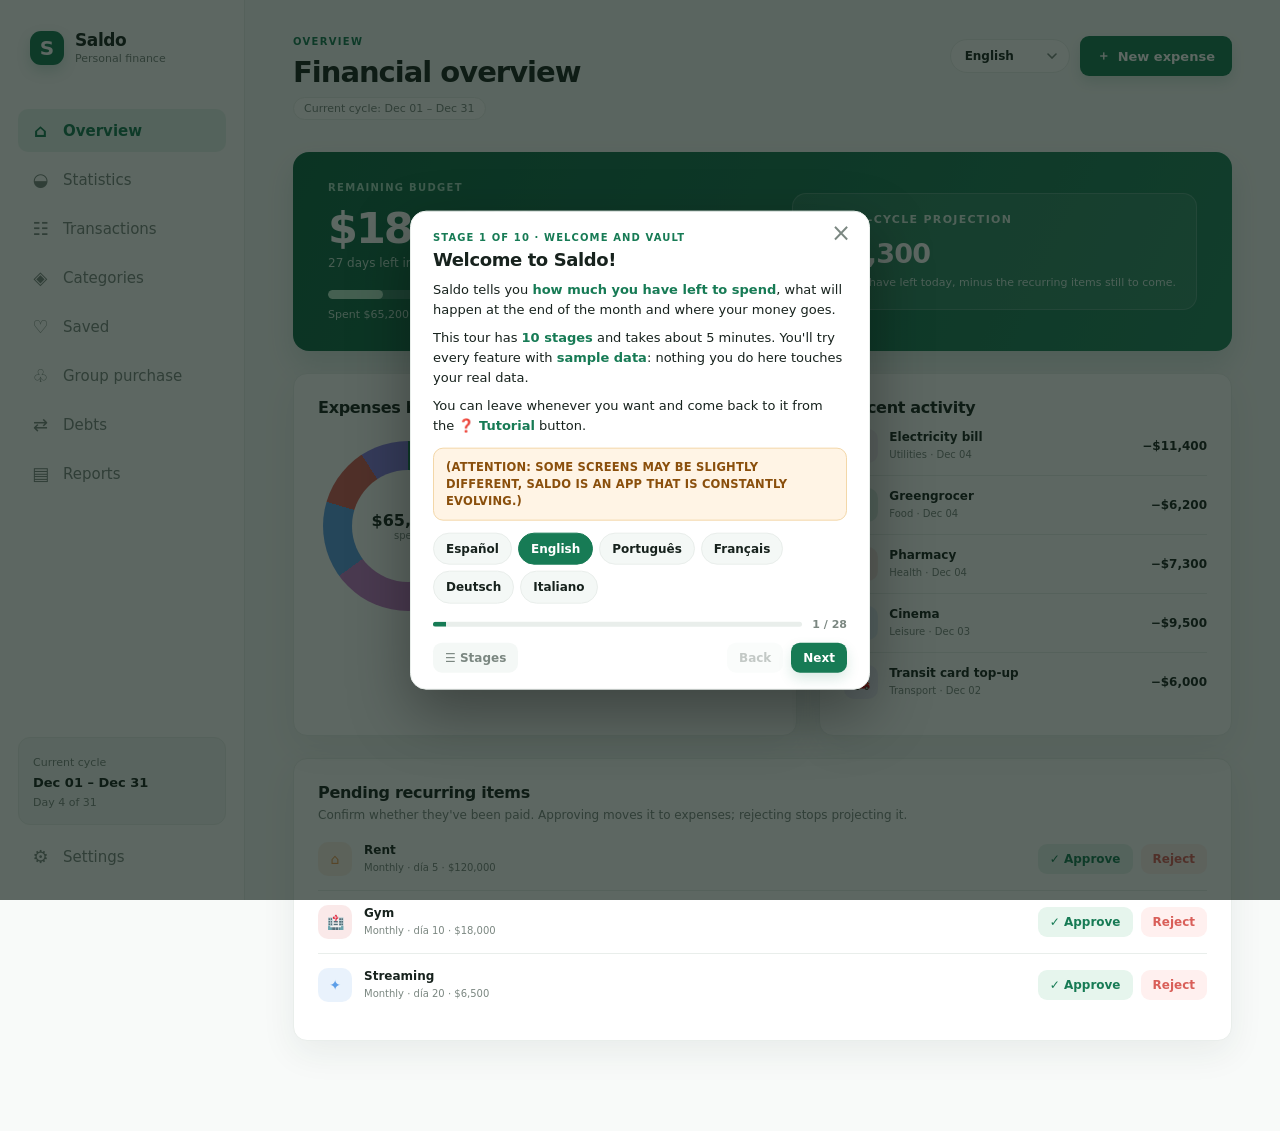
<file: tutorial.html>
<!DOCTYPE html>
<html lang="es">
<head>
<meta charset="UTF-8" />
<meta name="viewport" content="width=device-width, initial-scale=1, viewport-fit=cover" />
<title>Saldo · Tutorial</title>
<style>
:root{--ink:#17221d;--muted:#7b8781;--line:#e9eeeb;--paper:#f8faf9;--card:#fff;--soft:#f4f8f6;--green:#177b55;--green-dark:#0e5d40;--green-light:#e6f5ed;--orange:#ed9c54;--purple:#8b7ee7;--blue:#5c9ee8;--red:#d95f59;--shadow:0 12px 35px rgba(35,57,46,.07);font-family:Inter,ui-sans-serif,system-ui,-apple-system,"Segoe UI",sans-serif;color:var(--ink);font-size:15px}
body.dark{--ink:#e8efe9;--muted:#8d9b93;--line:#25322b;--paper:#0f1613;--card:#16201b;--soft:#1b2722;--green-light:#173a2b;--shadow:0 12px 35px rgba(0,0,0,.3)}
*{box-sizing:border-box}[hidden]{display:none!important}
body{margin:0;background:var(--paper);color:var(--ink)}
button,input,select{font:inherit;color:inherit}button{cursor:pointer}
.app{display:flex;min-height:100dvh}
.sidebar{position:sticky;top:0;width:245px;height:100vh;overflow-y:auto;background:var(--card);border-right:1px solid var(--line);padding:30px 18px 22px;display:flex;flex-direction:column;flex-shrink:0}
.brand{display:flex;gap:11px;align-items:center;padding:0 12px;margin-bottom:44px}
.brand-mark{width:34px;height:34px;border-radius:11px;background:var(--green);color:#fff;display:grid;place-items:center;font-weight:800;font-size:20px;box-shadow:0 6px 14px rgba(23,123,85,.2)}
.brand strong{display:block;font-size:17px;letter-spacing:-.4px}.brand span{display:block;color:var(--muted);font-size:11px;margin-top:2px}
.nav{display:grid;gap:6px}
.nav-item{border:0;background:transparent;text-align:left;color:var(--muted);border-radius:10px;padding:11px 13px;display:flex;gap:13px;align-items:center;font-weight:500;transition:.2s}
.nav-item:hover{color:var(--green);background:var(--soft)}.nav-item.active{color:var(--green);background:var(--green-light);font-weight:700}
.nav-icon{width:19px;text-align:center;font-size:18px}
.side-bottom{margin-top:auto;display:grid;gap:10px}
.cycle-card{padding:14px;background:var(--soft);border-radius:12px;border:1px solid var(--line)}.cycle-card strong{display:block;margin:5px 0 2px;font-size:13px}.cycle-card span{font-size:11px;color:var(--muted)}
.main{flex:1;min-width:0;padding:36px 48px 90px;max-width:1360px;margin:0 auto;width:100%}
.topbar{display:flex;align-items:flex-start;justify-content:space-between;margin-bottom:32px;gap:14px}
.eyebrow{text-transform:uppercase;letter-spacing:1.3px;color:var(--green);font-size:10px;font-weight:800;margin:0}
.topbar h1{font-size:29px;letter-spacing:-1px;margin:8px 0 0}
.cycle-pill{display:inline-block;margin-top:8px;font-size:11px;color:var(--muted);background:var(--card);border:1px solid var(--line);border-radius:999px;padding:4px 10px}
.btn{border:0;border-radius:9px;padding:11px 17px;font-weight:700;font-size:13px;display:inline-flex;gap:8px;align-items:center;justify-content:center;transition:.2s}
.btn.primary{background:var(--green);color:#fff;box-shadow:0 6px 13px rgba(23,123,85,.16)}.btn.primary:hover{background:var(--green-dark)}
.btn.secondary{background:var(--green-light);color:var(--green)}.btn.ghost{background:var(--soft);color:var(--muted)}.btn:disabled{opacity:.45;cursor:not-allowed}
.muted{color:var(--muted);font-size:12px;margin:6px 0}
.view{display:none}.view.on{display:block;animation:fade .25s ease}@keyframes fade{from{opacity:0;transform:translateY(6px)}to{opacity:1;transform:none}}
.panel{background:var(--card);border:1px solid var(--line);border-radius:14px;padding:24px;box-shadow:var(--shadow)}
.panel h2{font-size:16px;margin:0;letter-spacing:-.3px}.ph{display:flex;justify-content:space-between;align-items:flex-start;gap:12px;flex-wrap:wrap}
.hero{background:linear-gradient(115deg,#0f6847,#21845f);border-radius:16px;color:#fff;padding:30px 35px;display:flex;align-items:center;justify-content:space-between;gap:28px;min-height:179px;box-shadow:0 14px 28px rgba(16,99,69,.14)}
.hero .eyebrow{color:#a8dbc1}.remaining{font-weight:800;font-size:43px;letter-spacing:-2px;margin:10px 0 3px}.hero .sub{color:#c2e2d2;font-size:12px;margin:0}
.hero-progress{margin-top:20px;max-width:380px}.track{height:9px;border-radius:9px;background:rgba(255,255,255,.2);overflow:hidden}.track span{display:block;height:100%;border-radius:9px;background:#b9ebce;transition:width .5s}
.plabels{display:flex;justify-content:space-between;color:#c2e2d2;font-size:11px;margin-top:9px}
.projection{min-width:215px;background:rgba(255,255,255,.09);border:1px solid rgba(255,255,255,.18);border-radius:14px;padding:18px 20px}
.projection .eyebrow{color:#dbeee4}.projection strong{display:block;font-size:27px;letter-spacing:-.8px;margin:10px 0 6px}.projection p{margin:0;font-size:11px;color:#cfeadf;line-height:1.45}
.grid2{display:grid;grid-template-columns:1.1fr .9fr;gap:22px;margin-top:22px}
.chart{display:flex;align-items:center;gap:34px;margin:24px 5px 6px}
.donut{height:170px;width:170px;border-radius:50%;background:var(--line);position:relative;flex-shrink:0}
.hole{position:absolute;inset:29px;background:var(--card);border-radius:50%;display:flex;flex-direction:column;align-items:center;justify-content:center}.hole strong{font-size:16px}.hole span{font-size:10px;color:var(--muted)}
.legend{display:grid;gap:11px;min-width:0;flex:1}.legend-row{display:flex;align-items:center;gap:8px;font-size:12px}.legend-row span:last-child{color:var(--muted);margin-left:auto;padding-left:12px}.dot{width:8px;height:8px;border-radius:50%;flex-shrink:0}
.row{display:flex;align-items:center;gap:11px;padding:12px 0;border-bottom:1px solid var(--line)}.row:last-child{border-bottom:0}
.avatar{width:34px;height:34px;border-radius:10px;display:grid;place-items:center;font-size:14px;flex-shrink:0}
.info{flex:1;min-width:0}.info strong{font-size:12px;display:block;overflow:hidden;text-overflow:ellipsis;white-space:nowrap}.info span{font-size:10px;color:var(--muted)}
.val{font-size:12px;font-weight:700;white-space:nowrap}.pos{color:var(--green)}.neg{color:var(--red)}
.empty{color:var(--muted);text-align:center;padding:22px 12px;font-size:12px}
.rec-row{display:flex;align-items:center;gap:12px;padding:14px 0;border-bottom:1px solid var(--line);flex-wrap:wrap}.rec-row:last-child{border-bottom:0}.rec-actions{display:flex;gap:8px}
.btn.sm{padding:8px 12px;font-size:12px}.btn.danger{background:#fff0ef;color:var(--red)}body.dark .btn.danger{background:#3a1f1d}
.intro{display:flex;justify-content:space-between;align-items:flex-end;margin-bottom:24px;gap:14px;flex-wrap:wrap}.intro h2{font-size:27px;letter-spacing:-1px;margin:8px 0 0}
.inp{border:1px solid var(--line);background:var(--card);border-radius:8px;padding:10px 12px;outline:0;font-size:13px;min-width:0}.inp:focus{border-color:#8fc8a9;box-shadow:0 0 0 3px rgba(143,200,169,.25)}
.toolbar{display:flex;justify-content:space-between;gap:12px;padding:16px 20px;border-bottom:1px solid var(--line);flex-wrap:wrap}
.tw{overflow-x:auto}table{border-collapse:collapse;width:100%;text-align:left}
th{color:var(--muted);text-transform:uppercase;letter-spacing:.8px;font-size:9px;font-weight:800;padding:14px 20px;border-bottom:1px solid var(--line)}
td{padding:14px 20px;border-bottom:1px solid var(--line);font-size:12px}.ar{text-align:right}
.tag{display:inline-flex;min-width:68px;justify-content:center;padding:4px 8px;border-radius:6px;font-size:10px;font-weight:800;text-transform:uppercase;letter-spacing:.3px;background:var(--green-light);color:var(--green)}.tag.rec{background:#fff0e3;color:#c46e1d}body.dark .tag.rec{background:#3c301d;color:#e8a860}
.x{border:0;background:transparent;color:var(--muted);font-size:18px}.x:hover{color:var(--red)}
.cat-grid{display:grid;grid-template-columns:repeat(3,1fr);gap:16px}
.cat-card{background:var(--card);border:1px solid var(--line);border-radius:13px;padding:20px;text-align:left;transition:.2s}.cat-card:hover{transform:translateY(-2px);box-shadow:var(--shadow)}
.cat-card .ci{width:39px;height:39px;border-radius:11px;display:grid;place-items:center;font-size:18px;margin-bottom:16px}.cat-card strong{display:block;font-size:14px}.cat-card span{display:block;color:var(--muted);font-size:11px;margin-top:5px}
.stats-grid{display:grid;grid-template-columns:1.25fr .75fr;gap:22px}
.bars{display:grid;gap:16px;margin-top:22px}.bl{display:flex;justify-content:space-between;font-size:12px;margin-bottom:7px;gap:10px}.bt{height:8px;border-radius:8px;background:var(--line)}.bf{height:100%;border-radius:8px;transition:width .5s}
.insight{border-bottom:1px solid var(--line);padding:0 0 13px;margin-bottom:13px}.insight:last-child{border:0;margin:0;padding:0}.insight strong{display:block;font-size:13px}.insight span{font-size:11px;color:var(--muted)}
.stat-row{display:grid;grid-template-columns:repeat(3,1fr);gap:14px;margin-bottom:20px}
.mini{background:var(--card);border:1px solid var(--line);border-radius:13px;padding:17px}.mini span{display:block;font-size:10px;color:var(--muted);text-transform:uppercase;letter-spacing:.5px}.mini strong{display:block;font-size:20px;letter-spacing:-.6px;margin-top:6px}
.goal-bar{height:9px;border-radius:9px;background:var(--line);overflow:hidden;margin:14px 0 10px}.goal-bar span{display:block;height:100%;background:var(--green);border-radius:9px}
.col-grid{display:grid;grid-template-columns:1fr 1fr;gap:22px;align-items:start}
.chips{display:flex;gap:8px;flex-wrap:wrap;margin:16px 0}.chip{background:var(--green-light);color:var(--green);font-weight:700;font-size:12px;padding:6px 12px;border-radius:999px}
.inline-form{display:grid;grid-template-columns:1.4fr 1fr 1fr auto;gap:8px;margin-top:16px}
.group{border:1px solid var(--line);border-radius:11px;padding:12px 14px;margin-top:10px;background:var(--soft)}.group h3{margin:0 0 8px;font-size:12px}
.tr{display:flex;justify-content:space-between;font-size:12px;padding:5px 0}
.debt-layout{display:grid;grid-template-columns:250px 1fr;gap:22px;align-items:start}
.dstat{border-radius:13px;padding:18px 20px;margin-bottom:14px}.dstat span{display:block;font-size:11px;font-weight:800;letter-spacing:.5px;text-transform:uppercase;margin-bottom:8px}.dstat strong{font-size:26px;letter-spacing:-.8px}
.dstat.g{background:rgba(23,123,85,.09);border:1px solid rgba(23,123,85,.22);color:var(--green)}.dstat.r{background:rgba(217,95,89,.09);border:1px solid rgba(217,95,89,.25);color:var(--red)}
.dperson{border:1px solid var(--line);border-radius:14px;padding:16px 18px;margin-top:12px}.dhead{display:flex;justify-content:space-between;align-items:center;gap:12px;padding-bottom:12px;border-bottom:1px solid var(--line)}
.dmove{display:flex;align-items:center;gap:10px;background:var(--soft);border-radius:9px;padding:9px 12px;margin-top:8px}
.report-grid{display:grid;grid-template-columns:repeat(3,1fr);gap:16px}.rcard{display:flex;flex-direction:column;align-items:flex-start;gap:6px}
.ricon{width:43px;height:43px;border-radius:12px;background:var(--green-light);color:var(--green);display:grid;place-items:center;font-size:21px;margin-bottom:10px}.rcard p{flex:1;line-height:1.5}
.settings{max-width:740px;display:grid;gap:18px}.opt-cards{display:grid;gap:12px}
.opt{display:flex;gap:14px;align-items:flex-start;text-align:left;border:2px solid var(--line);background:var(--card);border-radius:13px;padding:16px 18px;transition:.2s}.opt.sel{border-color:var(--green);background:var(--green-light)}
.opt i{width:20px;height:20px;border-radius:50%;border:2px solid var(--muted);flex-shrink:0;margin-top:2px;position:relative}.opt.sel i{border-color:var(--green)}.opt.sel i:after{content:"";position:absolute;inset:3px;border-radius:50%;background:var(--green)}
.opt strong{display:block;font-size:14px}.opt span{font-size:12px;color:var(--muted);line-height:1.45;display:block;margin-top:4px}
.form-grid{display:grid;grid-template-columns:1fr 1fr;gap:16px}.lbl{display:grid;gap:8px;font-size:12px;font-weight:700}.hint{font-size:10px;font-weight:400;color:var(--muted)}
.switch-row{display:flex;justify-content:space-between;align-items:center;gap:12px}
.switch{width:44px;height:25px;border-radius:999px;background:var(--line);border:0;position:relative;transition:.2s;flex-shrink:0}.switch:after{content:"";position:absolute;top:3px;left:3px;width:19px;height:19px;border-radius:50%;background:#fff;transition:.2s}.switch.on{background:var(--green)}.switch.on:after{left:22px}
.note-box{background:var(--soft);border:1px dashed var(--line);border-radius:10px;padding:12px 14px;font-size:12px;color:var(--muted);line-height:1.5}
.backdrop{position:fixed;inset:0;background:rgba(16,34,25,.4);backdrop-filter:blur(3px);display:grid;place-items:center;z-index:1000;padding:16px;overflow-y:auto}
.modal{background:var(--card);border-radius:16px;padding:28px;width:min(440px,100%);box-shadow:0 25px 70px rgba(19,46,32,.25);position:relative;max-height:92vh;overflow-y:auto}
.modal h2{margin:8px 0 0;font-size:22px;letter-spacing:-.7px}.modal form,.modal .stackf{display:grid;gap:16px;margin-top:20px}
.mclose{position:absolute;right:16px;top:12px;border:0;background:transparent;color:var(--muted);font-size:25px}
.mactions{display:flex;justify-content:flex-end;gap:9px;border-top:1px solid var(--line);padding-top:16px}
.check{display:flex;align-items:center;gap:10px;font-weight:500;font-size:13px}.check input{width:17px;height:17px;accent-color:var(--green)}
.more-btn{display:flex;align-items:center;gap:12px;width:100%;border:1px solid var(--line);background:var(--card);border-radius:12px;padding:14px;font-weight:600;text-align:left}
.bottombar{display:none}
.fab{position:fixed;right:20px;bottom:20px;z-index:900;border:0;border-radius:999px;background:var(--green);color:#fff;font-weight:700;font-size:13px;padding:12px 18px;box-shadow:0 10px 26px rgba(16,99,69,.35);display:flex;gap:8px;align-items:center}
.toast{position:fixed;left:50%;top:20px;transform:translateX(-50%);z-index:5000;background:#183a2a;color:#fff;padding:12px 18px;border-radius:9px;font-size:12px;box-shadow:var(--shadow);max-width:90vw;animation:fade .25s}
/* ============ TUTORIAL ============ */
#tour{position:fixed;inset:0;z-index:3000;pointer-events:none}
.t-dim{position:fixed;inset:0;background:rgba(10,25,18,.66);display:none}
.t-hole{position:fixed;border-radius:14px;box-shadow:0 0 0 9999px rgba(10,25,18,.62);outline:2px solid #5fd3a1;transition:left .25s,top .25s,width .25s,height .25s;pointer-events:none;animation:pulse 2s ease-in-out infinite}
@keyframes pulse{0%,100%{outline-color:#5fd3a1;outline-offset:0}50%{outline-color:rgba(95,211,161,.35);outline-offset:5px}}
.t-b{position:fixed;pointer-events:auto;background:transparent}
.t-card{position:fixed;width:370px;max-width:calc(100vw - 20px);background:var(--card);color:var(--ink);border-radius:16px;padding:20px 22px 16px;box-shadow:0 24px 60px rgba(0,0,0,.35);pointer-events:auto;transition:left .25s,top .25s;border:1px solid var(--line)}
.t-card.center{left:50%!important;top:50%!important;transform:translate(-50%,-50%);width:460px;transition:none}
.t-card.mobile{left:10px!important;right:10px;bottom:10px;top:auto!important;width:auto;max-height:54vh;overflow-y:auto;transition:none}
.t-card.mobile.top{top:10px!important;bottom:auto;max-height:40vh}
.t-card.mobile .t-actions{position:sticky;bottom:-16px;background:var(--card);padding:10px 0 2px;margin-top:-4px}
body.tour-modal-mobile .backdrop{place-items:end center;padding-bottom:10px}
body.tour-modal-mobile .backdrop .modal{max-height:54vh}
.t-stage{font-size:10px;font-weight:800;letter-spacing:1.1px;text-transform:uppercase;color:var(--green);margin-bottom:6px;padding-right:24px}
.t-card h3{margin:0 0 8px;font-size:18px;letter-spacing:-.4px;line-height:1.25}
.t-body{font-size:13px;line-height:1.55;color:var(--ink)}.t-body p{margin:0 0 8px}.t-body ul{margin:6px 0 8px;padding-left:18px}.t-body li{margin-bottom:4px}.t-body b{color:var(--green)}
.t-warn{margin-top:12px;padding:10px 12px;border-radius:10px;background:#fff4e5;border:1px solid #f3d7a8;color:#8a4f0c;font-size:11.5px;font-weight:800;line-height:1.45;letter-spacing:.2px}
body.dark .t-warn{background:#3c301d;border-color:#66502a;color:#f0b469}
.t-actions{flex-wrap:wrap}
.lang-select{appearance:none;-webkit-appearance:none;background:var(--card) url("data:image/svg+xml;utf8,<svg xmlns='http://www.w3.org/2000/svg' width='10' height='6' viewBox='0 0 10 6'><path d='M1 1l4 4 4-4' fill='none' stroke='%237b8781' stroke-width='1.6' stroke-linecap='round'/></svg>") no-repeat right 12px center;color:var(--ink);border:1px solid var(--line);border-radius:999px;padding:9px 32px 9px 14px;font-size:12px;font-weight:700;cursor:pointer;outline:0;min-width:120px}
.t-lang{display:flex;flex-wrap:wrap;gap:6px;margin-top:12px}.t-lang button{border:1px solid var(--line);background:var(--soft);color:var(--ink);border-radius:999px;padding:6px 12px;font-size:12px;font-weight:700}.t-lang button.on{background:var(--green);border-color:var(--green);color:#fff}
.fab.left{right:auto;left:20px;background:var(--card);color:var(--green);border:1px solid var(--line);box-shadow:var(--shadow)}
.t-formula{background:var(--soft);border:1px solid var(--line);border-radius:10px;padding:10px 12px;font-size:12px;margin:8px 0;line-height:1.6}
.t-mock{display:flex;align-items:center;gap:10px;background:var(--soft);border:1px solid var(--line);border-radius:10px;padding:10px 12px;margin:8px 0;font-size:13px;letter-spacing:2px}
.t-task{margin-top:10px;padding:9px 12px;border-radius:10px;background:#fff4e5;color:#9a5a12;font-size:12px;font-weight:600;line-height:1.4}
body.dark .t-task{background:#3c301d;color:#f0b469}.t-task.ok{background:var(--green-light);color:var(--green)}
.t-foot{display:flex;align-items:center;gap:10px;margin:14px 0 12px}.t-prog{flex:1;height:5px;border-radius:5px;background:var(--line);overflow:hidden}.t-prog span{display:block;height:100%;background:var(--green);transition:width .3s}.t-count{font-size:11px;color:var(--muted);font-weight:700}
.t-actions{display:flex;align-items:center;gap:8px}.t-actions .sp{flex:1}
.t-x{position:absolute;right:12px;top:8px;border:0;background:transparent;color:var(--muted);font-size:24px;line-height:1}
.stage-item{display:flex;align-items:center;gap:12px;padding:12px 0;border-bottom:1px solid var(--line)}.stage-item:last-child{border:0}
.stage-n{width:30px;height:30px;border-radius:50%;background:var(--soft);display:grid;place-items:center;font-size:12px;font-weight:800;color:var(--muted);flex-shrink:0}.stage-n.done{background:var(--green);color:#fff}
#m-stages{z-index:3500}
@media(max-width:1000px){.main{padding:28px 24px 90px}.grid2,.stats-grid,.col-grid{grid-template-columns:1fr}.cat-grid,.report-grid{grid-template-columns:repeat(2,1fr)}.hero{flex-direction:column;align-items:stretch}}
@media(max-width:760px){
  .sidebar{display:none}.main{padding:20px 14px 100px}.topbar h1{font-size:22px}.topbar{margin-bottom:22px}
  .bottombar{display:grid;grid-template-columns:repeat(5,1fr);position:fixed;left:0;right:0;bottom:0;z-index:800;background:var(--card);border-top:1px solid var(--line);padding:6px 4px calc(6px + env(safe-area-inset-bottom,0px))}
  .bb{border:0;background:transparent;color:var(--muted);display:grid;justify-items:center;gap:2px;font-size:10px;font-weight:600;padding:6px 0;border-radius:10px}.bb i{font-style:normal;font-size:19px}.bb.active{color:var(--green)}
  .fab{bottom:78px;right:14px;padding:10px 14px}.fab.left{right:auto;left:14px}
  .hero{padding:24px}.remaining{font-size:34px}.chart{gap:16px}.donut{height:130px;width:130px}.hole{inset:24px}.hole strong{font-size:12px}
  .cat-grid,.report-grid,.form-grid,.stat-row{grid-template-columns:1fr}.debt-layout{grid-template-columns:1fr}.inline-form{grid-template-columns:1fr 1fr}.inline-form .btn{grid-column:1/-1}
  body.tour-on .main{padding-bottom:62vh}
  .modal{padding:22px}.t-card.center{width:calc(100vw - 20px)}
}
@media(prefers-reduced-motion:reduce){.t-hole{animation:none}*{transition:none!important}}
</style>
</head>
<body>
<div class="app">
  <aside class="sidebar">
    <div class="brand"><div class="brand-mark">S</div><div><strong>Saldo</strong><span>Gestión personal</span></div></div>
    <nav class="nav" id="nav-desktop">
      <button class="nav-item" data-go="dashboard"><span class="nav-icon">⌂</span>Resumen</button>
      <button class="nav-item" data-go="stats"><span class="nav-icon">◒</span>Estadísticas</button>
      <button class="nav-item" data-go="expenses"><span class="nav-icon">☷</span>Movimientos</button>
      <button class="nav-item" data-go="categories"><span class="nav-icon">◈</span>Categorías</button>
      <button class="nav-item" data-go="savings"><span class="nav-icon">♡</span>Ahorrado</button>
      <button class="nav-item" data-go="collective"><span class="nav-icon">♧</span>Compra colectiva</button>
      <button class="nav-item" data-go="debts"><span class="nav-icon">⇄</span>Deudas</button>
      <button class="nav-item" data-go="reports"><span class="nav-icon">▤</span>Reportes</button>
    </nav>
    <div class="side-bottom">
      <div class="cycle-card"><span>Ciclo actual</span><strong id="side-cycle"></strong><span id="side-days"></span></div>
      <button class="nav-item" data-go="settings"><span class="nav-icon">⚙</span>Configuración</button>
    </div>
  </aside>

  <main class="main">
    <header class="topbar">
      <div><p class="eyebrow" id="eyebrow">Tutorial · datos de ejemplo</p><h1 id="title">Resumen</h1><span class="cycle-pill" id="cycle-pill"></span></div>
      <div style="display:flex;gap:10px;align-items:center;flex-wrap:wrap;justify-content:flex-end"><select class="lang-select" data-idioma-select aria-label="Idioma"></select><button class="btn primary" id="new-expense-btn" data-act="open-expense"><span>＋</span> Nuevo gasto</button></div>
    </header>

    <!-- RESUMEN -->
    <section id="view-dashboard" class="view">
      <div class="hero" id="hero">
        <div>
          <p class="eyebrow">Presupuesto restante</p>
          <div class="remaining" id="d-rest"></div>
          <p class="sub" id="d-sub"></p>
          <div class="hero-progress"><div class="track"><span id="d-bar"></span></div><div class="plabels"><span id="d-spent"></span><span id="d-income"></span></div></div>
        </div>
        <div class="projection" id="projection-panel"><p class="eyebrow">Proyección a fin de ciclo</p><strong id="d-proj"></strong><p>Lo que te queda hoy, menos los recurrentes que todavía faltan.</p></div>
      </div>
      <div class="grid2">
        <article class="panel" id="donut-panel"><h2>Gastos por categoría</h2><div class="chart"><div class="donut" id="donut"><div class="hole"><strong id="d-total"></strong><span>gastado</span></div></div><div class="legend" id="legend"></div></div></article>
        <article class="panel" id="recent-panel"><h2>Actividad reciente</h2><div id="recent"></div></article>
      </div>
      <article class="panel" id="recurring-card" style="margin-top:22px">
        <div class="ph"><div><h2>Recurrentes pendientes</h2><p class="muted">Confirmá si ya se pagaron. Aprobar lo pasa a gastos; rechazar deja de proyectarlo.</p></div></div>
        <div id="rec-list"></div>
      </article>
    </section>

    <!-- ESTADISTICAS -->
    <section id="view-stats" class="view">
      <div class="intro"><div><p class="eyebrow">Análisis</p><h2>Estadísticas</h2><p class="muted">Cómo se reparte tu gasto y a qué ritmo vas.</p></div></div>
      <div class="stats-grid">
        <article class="panel" id="stats-bars"><h2>Gasto por categoría</h2><div class="bars" id="bars"></div></article>
        <article class="panel" id="stats-insights"><h2>Lo que dicen tus números</h2><div style="margin-top:20px" id="insights"></div></article>
      </div>
    </section>

    <!-- MOVIMIENTOS -->
    <section id="view-expenses" class="view">
      <div class="intro"><div><p class="eyebrow">Historial del ciclo</p><h2>Movimientos</h2></div></div>
      <article class="panel" style="padding:0" id="mov-panel">
        <div class="toolbar"><input class="inp" id="q" placeholder="Buscar gasto…" style="width:240px;max-width:100%" /><select class="inp" id="f"></select></div>
        <div class="tw"><table><thead><tr><th>Descripción</th><th>Categoría</th><th>Fecha</th><th>Tipo</th><th class="ar">Importe</th><th></th></tr></thead><tbody id="mov-body"></tbody></table></div>
        <div class="empty" id="mov-empty" hidden>No hay movimientos con ese filtro.</div>
      </article>
    </section>

    <!-- CATEGORIAS -->
    <section id="view-categories" class="view">
      <div class="intro"><div><p class="eyebrow">Organización</p><h2>Categorías</h2><p class="muted">Tocá una para ver solo sus gastos.</p></div></div>
      <div class="cat-grid" id="cat-grid"></div>
    </section>

    <!-- AHORRADO -->
    <section id="view-savings" class="view">
      <div class="intro"><div><p class="eyebrow">Tu colchón</p><h2>Ahorrado</h2></div></div>
      <div class="stat-row" id="sav-top"><div class="mini"><span>Total ahorrado</span><strong id="sv-total"></strong></div><div class="mini"><span>Ciclos cerrados</span><strong id="sv-count"></strong></div><div class="mini"><span>Promedio por ciclo</span><strong id="sv-avg"></strong></div></div>
      <div class="grid2" style="margin-top:0">
        <article class="panel"><div class="ph"><div><h2>Cierres de ciclo</h2><p class="muted">Lo que sobra cada ciclo pasa solo a Ahorrado.</p></div><button class="btn secondary sm" id="sim-btn" data-act="sim-cycle">Simular cierre de ciclo</button></div><div id="sv-history"></div></article>
        <article class="panel" id="goals"><h2>Metas de ahorro</h2><div id="goal-box"></div></article>
      </div>
    </section>

    <!-- COMPRA COLECTIVA -->
    <section id="view-collective" class="view">
      <div class="intro"><div><p class="eyebrow">Gastos compartidos</p><h2>Compra colectiva</h2><p class="muted">Dividí lo que pagó cada uno y mirá quién le transfiere a quién.</p></div></div>
      <div class="col-grid">
        <article class="panel" id="col-config"><h2 id="col-name"></h2><p class="muted">Participantes</p><div class="chips" id="col-people"></div><p class="muted">Compras registradas</p><div id="col-compras"></div>
          <form id="col-form" class="inline-form"><input class="inp" id="col-desc" placeholder="Compra (ej. Bebidas)" maxlength="40" required /><input class="inp" id="col-amount" type="number" min="1" placeholder="Importe" required /><select class="inp" id="col-payer"></select><button class="btn secondary" type="submit">Agregar</button></form>
        </article>
        <article class="panel" id="col-result">
          <div class="stat-row" style="grid-template-columns:1fr 1fr;margin-bottom:6px"><div class="mini"><span>Total</span><strong id="col-total"></strong></div><div class="mini"><span>Parte por persona</span><strong id="col-share"></strong></div></div>
          <div class="ph" style="margin-top:16px"><div><h2>Transferencias</h2><p class="muted">Quién debe pagarle a quién.</p></div><button class="btn secondary sm" id="save-debts-btn" data-act="save-debts-open">Guardar en deudas</button></div>
          <div id="col-transfers"></div>
          <h2 style="margin-top:22px;font-size:14px">Balances</h2><div id="col-balances"></div>
        </article>
      </div>
    </section>

    <!-- DEUDAS -->
    <section id="view-debts" class="view">
      <div class="intro"><div><p class="eyebrow">Control de saldos</p><h2>Gestión de deudas</h2><p class="muted">Lo que te deben y lo que debés, unificado por persona.</p></div></div>
      <div class="debt-layout">
        <aside><div class="dstat g"><span>Te deben en total</span><strong id="dt-owed"></strong></div><div class="dstat r"><span>Debés en total</span><strong id="dt-owe"></strong></div></aside>
        <article class="panel"><h2>Balances por persona</h2><p class="muted">Positivo: te debe · Negativo: le debés.</p><div id="debt-list"></div></article>
      </div>
    </section>

    <!-- REPORTES -->
    <section id="view-reports" class="view">
      <div class="intro"><div><p class="eyebrow">Salida de datos</p><h2>Reportes y respaldos</h2></div></div>
      <div class="report-grid" id="rep-grid">
        <article class="panel rcard"><div class="ricon">▤</div><h2>Informe PDF</h2><p class="muted">Un resumen imprimible de tu ciclo: ingresos, gastos y categorías.</p><button class="btn secondary sm" data-act="toast" data-msg="En la app real se abre el informe listo para imprimir o guardar como PDF.">Generar informe PDF</button></article>
        <article class="panel rcard"><div class="ricon">⇩</div><h2>Exportar respaldo</h2><p class="muted">Un archivo con todo (gastos, ahorros, deudas, categorías…) para restaurar cuando quieras.</p><button class="btn secondary sm" data-act="toast" data-msg="En la app real se descarga el respaldo completo (.xls).">Exportar respaldo</button></article>
        <article class="panel rcard"><div class="ricon">⇧</div><h2>Importar respaldo</h2><p class="muted">Restaurá un respaldo exportado desde Saldo en este u otro dispositivo.</p><button class="btn secondary sm" data-act="toast" data-msg="En la app real elegís el archivo y se restauran todos tus datos.">Importar respaldo</button></article>
      </div>
    </section>

    <!-- CONFIGURACION -->
    <section id="view-settings" class="view">
      <div class="intro"><div><p class="eyebrow">Preferencias</p><h2>Configuración</h2></div></div>
      <div class="settings">
        <div class="opt-cards" id="income-type">
          <button class="opt sel" data-act="income-type" data-t="fijo"><i></i><div><strong>Ingreso fijo o programado</strong><span>Recibís un sueldo base en una fecha concreta. El ciclo arranca automáticamente con ese monto.</span></div></button>
          <button class="opt" data-act="income-type" data-t="variable"><i></i><div><strong>Ingresos variables o sin base fija</strong><span>Sos freelancer, cobrás changas o becas. El ciclo arranca en $0 y cargás cada ingreso a mano.</span></div></button>
        </div>
        <article class="panel" id="income-fields">
          <div class="form-grid">
            <label class="lbl">Ingreso neto (en mano)<input class="inp" id="s-income" type="number" min="0" step="1000" /><span class="hint">Dinero real disponible tras descuentos y aportes.</span></label>
            <label class="lbl">Día de corte<input class="inp" id="s-cutoff" type="number" min="1" max="31" /><span class="hint">El ciclo se reinicia ese día de cada mes.</span></label>
          </div>
          <div class="note-box" id="variable-note" style="margin-top:16px" hidden>En esta demo mantenemos tu ingreso de ejemplo para no vaciar el resumen. En la app real, con ingresos variables el ciclo arranca en $0 y vas sumando cada ingreso.</div>
        </article>
        <article class="panel" id="dark-row"><div class="switch-row"><div><h2>Modo oscuro</h2><p class="muted">Cambia el aspecto de toda la app.</p></div><button class="switch" id="dark-switch" data-act="dark" aria-label="Modo oscuro"></button></div></article>
        <article class="panel"><div class="switch-row"><div><h2>Datos de la demo</h2><p class="muted">Volvé a empezar con los datos de ejemplo originales.</p></div><button class="btn danger sm" data-act="reset-demo">Reiniciar demo</button></div></article>
      </div>
    </section>
  </main>
</div>

<nav class="bottombar" id="nav-mobile">
  <button class="bb" data-go="dashboard"><i>⌂</i>Resumen</button>
  <button class="bb" data-go="expenses"><i>☷</i>Gastos</button>
  <button class="bb" data-go="stats"><i>◒</i>Estadísticas</button>
  <button class="bb" data-go="savings"><i>♡</i>Ahorrado</button>
  <button class="bb" data-act="open-more" id="bb-more"><i>⋯</i>Más</button>
</nav>

<button class="fab" id="fab" data-act="tour-menu">❓ Tutorial</button>
<button class="fab left" id="exit-fab" data-act="go-app">Ir a la aplicación principal →</button>

<!-- Modales -->
<div class="backdrop" id="m-expense" hidden><div class="modal">
  <button class="mclose" data-act="close" aria-label="Cerrar">×</button>
  <p class="eyebrow">Movimientos</p><h2>Nuevo gasto</h2>
  <form id="expense-form">
    <label class="lbl">Descripción<input class="inp" id="e-desc" maxlength="50" placeholder="Ej. Panadería" required /></label>
    <label class="lbl">Importe ($)<input class="inp" id="e-amount" type="number" min="1" placeholder="Ej. 3500" required /></label>
    <label class="lbl">Categoría<select class="inp" id="e-cat"></select></label>
    <label class="check"><input type="checkbox" id="e-rec" /> Es un gasto recurrente (se repite todos los meses)</label>
    <div class="mactions"><button type="button" class="btn ghost" data-act="close">Cancelar</button><button class="btn primary" type="submit">Guardar gasto</button></div>
  </form>
</div></div>

<div class="backdrop" id="m-debts" hidden><div class="modal">
  <button class="mclose" data-act="close" aria-label="Cerrar">×</button>
  <p class="eyebrow">Compra colectiva</p><h2>Guardar en deudas</h2>
  <p class="muted">Se registran solo las deudas que te involucran: lo que te deben y lo que debés.</p>
  <div class="stackf">
    <label class="lbl">¿Quién sos en esta compra?<select class="inp" id="debt-self"></select></label>
    <div id="debt-preview"></div>
    <div class="mactions"><button class="btn ghost" data-act="close">Cancelar</button><button class="btn primary" id="debt-confirm" data-act="debts-confirm" disabled>Guardar en deudas</button></div>
  </div>
</div></div>

<div class="backdrop" id="m-more" hidden><div class="modal">
  <button class="mclose" data-act="close" aria-label="Cerrar">×</button>
  <p class="eyebrow">Menú principal</p><h2>Explorar</h2>
  <div class="stackf">
    <button class="more-btn" data-go="categories"><span>◈</span>Categorías</button>
    <button class="more-btn" data-go="collective"><span>♧</span>Compra colectiva</button>
    <button class="more-btn" data-go="debts"><span>⇄</span>Deudas</button>
    <button class="more-btn" data-go="reports"><span>▤</span>Reportes</button>
    <button class="more-btn" data-go="settings"><span>⚙</span>Configuración</button>
  </div>
</div></div>

<div class="backdrop" id="m-stages" hidden><div class="modal" style="width:min(480px,100%)">
  <button class="mclose" data-act="close" aria-label="Cerrar">×</button>
  <p class="eyebrow">Tutorial</p><h2>Etapas de Saldo</h2><p class="muted">Seguí el recorrido completo o saltá a la etapa que quieras repasar.</p>
  <div id="stage-list"></div>
  <div class="mactions" style="margin-top:12px"><button class="btn ghost sm" data-act="tour-reset">Reiniciar progreso</button><button class="btn primary sm" data-act="tour-continue" id="stage-continue">Empezar</button></div>
</div></div>

<!-- Tutorial -->
<div id="tour" hidden>
  <div class="t-dim" id="t-dim"></div>
  <div class="t-b" id="tb-top"></div><div class="t-b" id="tb-bottom"></div><div class="t-b" id="tb-left"></div><div class="t-b" id="tb-right"></div><div class="t-b" id="tb-hole"></div>
  <div class="t-hole" id="t-hole"></div>
  <div class="t-card" id="t-card" role="dialog" aria-live="polite" aria-labelledby="t-title">
    <button class="t-x" id="t-close" aria-label="Cerrar tutorial">×</button>
    <div class="t-stage" id="t-stage"></div>
    <h3 id="t-title"></h3>
    <div class="t-body" id="t-body"></div>
    <div class="t-task" id="t-task" hidden></div>
    <div class="t-foot"><div class="t-prog"><span id="t-bar"></span></div><span class="t-count" id="t-count"></span></div>
    <div class="t-actions"><button class="btn ghost sm" id="t-menu">☰ Etapas</button><span class="sp"></span><button class="btn ghost sm" id="t-prev">Atrás</button><button class="btn primary sm" id="t-next">Siguiente</button></div>
  </div>
</div>

<script src="scripts/00-i18n.js"></script>
<script src="scripts/idiomas/en.js"></script>
<script src="scripts/idiomas/pt.js"></script>
<script src="scripts/idiomas/fr.js"></script>
<script src="scripts/idiomas/de.js"></script>
<script src="scripts/idiomas/it.js"></script>
<script>
/* ============================================================
   UTILIDADES
   ============================================================ */
const $=(s,r=document)=>r.querySelector(s), $$=(s,r=document)=>[...r.querySelectorAll(s)];
const money=v=>new Intl.NumberFormat(idiomaLocale(),{style:'currency',currency:'ARS',currencyDisplay:'narrowSymbol',maximumFractionDigits:0}).format(Math.round(v||0));
const esc=v=>String(v).replace(/[&<>"']/g,c=>({'&':'&amp;','<':'&lt;','>':'&gt;','"':'&quot;',"'":'&#039;'}[c]));
const uid=()=>Math.random().toString(36).slice(2,9);
const isMobile=()=>matchMedia('(max-width:760px)').matches;
const fmtDay=d=>new Intl.DateTimeFormat(idiomaLocale(),{day:'2-digit',month:'short'}).format(d).replace(/\./g,'');
const isoDay=d=>`${d.getFullYear()}-${String(d.getMonth()+1).padStart(2,'0')}-${String(d.getDate()).padStart(2,'0')}`;
const fromIso=s=>new Date(s+'T12:00:00');
const keyP=n=>String(n||'').trim().toLowerCase().normalize('NFD').replace(/[\u0300-\u036f]/g,'');
function store(k,v){try{if(v===undefined)return localStorage.getItem(k);localStorage.setItem(k,v)}catch(e){return null}}
/* Sale del tutorial hacia la aplicación real. Guarda la marca de "tutorial visto" y
   agrega ?sin-tutorial para evitar bucles si el almacenamiento no está disponible. */
function irALaApp(){store('saldo-tutorial-visto','1');location.href='index.html?sin-tutorial=1'}
function toast(msg){const t=document.createElement('div');t.className='toast';t.textContent=msg;document.body.appendChild(t);setTimeout(()=>t.remove(),2800)}

/* ============================================================
   ESTADO DE LA DEMO (en memoria; no toca datos reales)
   ============================================================ */
const CATS=[
  {id:'food',name:'Alimentación',color:'#177b55',icon:'▣'},{id:'home',name:'Hogar',color:'#ed9c54',icon:'⌂'},
  {id:'transport',name:'Transporte',color:'#8b7ee7',icon:'🚗'},{id:'leisure',name:'Ocio',color:'#5c9ee8',icon:'✦'},
  {id:'health',name:'Salud',color:'#d95f59',icon:'🏥'},{id:'services',name:'Servicios',color:'#c77bcb',icon:'💡'}
];
const cat=id=>CATS.find(c=>c.id===id)||{name:'Sin categoría',color:'#aab2ad',icon:'•'};
const S={};
function cycle(){
  const t=new Date();t.setHours(12,0,0,0);let y=t.getFullYear(),m=t.getMonth();
  const dim=(a,b)=>new Date(a,b+1,0).getDate();
  if(t.getDate()<S.corte){m--;if(m<0){m=11;y--}}
  const start=new Date(y,m,Math.min(S.corte,dim(y,m)),12);
  let y2=y,m2=m+1;if(m2>11){m2=0;y2++}
  const next=new Date(y2,m2,Math.min(S.corte,dim(y2,m2)),12);
  const end=new Date(next);end.setDate(end.getDate()-1);
  return {start,end,days:Math.round((end-start)/864e5)+1,elapsed:Math.max(1,Math.round((t-start)/864e5)+1)};
}
function seed(){
  Object.keys(S).forEach(k=>delete S[k]);
  Object.assign(S,{ingreso:250000,corte:1,tipo:'fijo',q:'',f:'all',last:null,yo:'',simulado:false,view:'dashboard'});
  const c=cycle(), hoy=new Date();hoy.setHours(12,0,0,0);
  const at=n=>{const d=new Date(c.start);d.setDate(d.getDate()+n);return isoDay(d>hoy?hoy:d)};
  S.gastos=[
    {id:uid(),desc:'Supermercado',amount:24800,cat:'food',date:at(0)},{id:uid(),desc:'Carga SUBE',amount:6000,cat:'transport',date:at(1)},
    {id:uid(),desc:'Cine',amount:9500,cat:'leisure',date:at(2)},{id:uid(),desc:'Farmacia',amount:7300,cat:'health',date:at(3)},
    {id:uid(),desc:'Verdulería',amount:6200,cat:'food',date:at(4)},{id:uid(),desc:'Factura de luz',amount:11400,cat:'services',date:at(5)}
  ].reverse();
  S.rec=[{id:uid(),desc:'Alquiler',amount:120000,cat:'home',freq:'Mensual · día 5'},{id:uid(),desc:'Gimnasio',amount:18000,cat:'health',freq:'Mensual · día 10'},{id:uid(),desc:'Streaming',amount:6500,cat:'leisure',freq:'Mensual · día 20'}];
  S.ahorro={saldo:125700,hist:[{label:'Cierre de julio',amount:38000},{label:'Cierre de agosto',amount:45200},{label:'Cierre de septiembre',amount:42500}]};
  S.meta={name:'Notebook nueva',target:900000};
  S.col={name:'Asado del domingo',people:[{id:'p1',name:'Yo'},{id:'p2',name:'Bruno'},{id:'p3',name:'Carla'}],compras:[{id:uid(),desc:'Carne',amount:30000,payer:'p1'},{id:uid(),desc:'Bebidas',amount:9000,payer:'p2'}]};
  S.deudas=[];
}
const gastado=()=>S.gastos.reduce((a,g)=>a+g.amount,0);
const restante=()=>S.ingreso-gastado();
const pendiente=()=>S.rec.reduce((a,r)=>a+r.amount,0);
const proyeccion=()=>restante()-pendiente();

/* Compra colectiva: mismo cálculo que la app (reparto igualitario entre incluidos) */
function liquidar(){
  const P=S.col.people,total=S.col.compras.reduce((a,c)=>a+c.amount,0),share=P.length?total/P.length:0;
  const bal=P.map(p=>{const paid=S.col.compras.filter(c=>c.payer===p.id).reduce((a,c)=>a+c.amount,0);return {...p,paid,owed:share,balance:paid-share}});
  const cred=bal.filter(p=>p.balance>.005).map(p=>({...p,amount:p.balance})),deu=bal.filter(p=>p.balance<-.005).map(p=>({...p,amount:-p.balance}));
  const tr=[];deu.forEach(d=>{let r=d.amount;cred.forEach(c=>{if(r<=.005||c.amount<=.005)return;const m=Math.min(r,c.amount);tr.push({from:d.name,to:c.name,amount:m});r-=m;c.amount-=m})});
  return {total,share,bal,tr};
}
function deudasDesdeColectivo(yo){
  const k=keyP(yo),out=[];
  liquidar().tr.forEach(t=>{const a=Math.round(t.amount*100)/100;if(!(a>0))return;
    if(keyP(t.to)===k)out.push({person:t.from,type:'te-deben',amount:a});else if(keyP(t.from)===k)out.push({person:t.to,type:'debes',amount:a})});
  return out;
}

/* ============================================================
   RENDER
   ============================================================ */
const VIEWS={dashboard:['Resumen financiero','Resumen'],stats:['Estadísticas','Análisis'],expenses:['Movimientos','Historial'],categories:['Categorías','Organización'],savings:['Ahorrado','Tu colchón'],collective:['Compra colectiva','Gastos compartidos'],debts:['Deudas','Control de saldos'],reports:['Reportes y respaldos','Salida de datos'],settings:['Configuración','Preferencias']};
const MORE_VIEWS=['categories','collective','debts','reports','settings'];

function go(v){
  S.view=v;$$('.view').forEach(x=>x.classList.toggle('on',x.id==='view-'+v));
  $$('[data-go]').forEach(b=>{if(b.closest('.modal'))return;b.classList.toggle('active',b.dataset.go===v)});
  $('#bb-more').classList.toggle('active',MORE_VIEWS.includes(v));
  $('#title').textContent=VIEWS[v][0];$('#eyebrow').textContent=VIEWS[v][1];
  $('#new-expense-btn').style.display=['dashboard','expenses','categories'].includes(v)?'':'none';
  window.scrollTo(0,0);renderAll();
}
function renderAll(){renderChrome();renderDash();renderStats();renderMov();renderCat();renderSav();renderCol();renderDebts()}

function renderChrome(){
  const c=cycle();
  $('#cycle-pill').textContent=`Ciclo actual: ${fmtDay(c.start)} – ${fmtDay(c.end)}`;
  $('#side-cycle').textContent=`${fmtDay(c.start)} – ${fmtDay(c.end)}`;
  $('#side-days').textContent=`Día ${c.elapsed} de ${c.days}`;
}
function renderDash(){
  const c=cycle(),g=gastado(),r=restante(),pct=S.ingreso?Math.max(0,Math.min(100,g/S.ingreso*100)):0;
  $('#d-rest').textContent=money(r);
  $('#d-sub').textContent=`Te quedan ${Math.max(0,c.days-c.elapsed)} días de ciclo`;
  $('#d-bar').style.width=pct+'%';$('#d-spent').textContent=`Gastado ${money(g)}`;$('#d-income').textContent=`Ingreso ${money(S.ingreso)}`;
  $('#d-proj').textContent=money(proyeccion());$('#d-total').textContent=money(g);
  const by={};S.gastos.forEach(x=>by[x.cat]=(by[x.cat]||0)+x.amount);
  const ent=Object.entries(by).sort((a,b)=>b[1]-a[1]);let acc=0;
  $('#donut').style.background=ent.length?`conic-gradient(${ent.map(([id,v])=>{const s=acc/g*360;acc+=v;return `${cat(id).color} ${s}deg ${acc/g*360}deg`}).join(',')})`:'var(--line)';
  $('#legend').innerHTML=ent.map(([id,v])=>`<div class="legend-row"><i class="dot" style="background:${cat(id).color}"></i>${esc(cat(id).name)}<span>${Math.round(v/g*100)}%</span></div>`).join('')||'<div class="empty">Sin gastos todavía.</div>';
  $('#recent').innerHTML=S.gastos.slice(0,5).map(x=>`<div class="row"><div class="avatar" style="background:${cat(x.cat).color}22;color:${cat(x.cat).color}">${cat(x.cat).icon}</div><div class="info"><strong>${esc(x.desc)}</strong><span>${esc(cat(x.cat).name)} · ${fmtDay(fromIso(x.date))}</span></div><span class="val">−${money(x.amount)}</span></div>`).join('')||'<div class="empty">Sin movimientos.</div>';
  $('#rec-list').innerHTML=S.rec.map(x=>`<div class="rec-row"><div class="avatar" style="background:${cat(x.cat).color}22;color:${cat(x.cat).color}">${cat(x.cat).icon}</div><div class="info"><strong>${esc(x.desc)}</strong><span>${esc(x.freq)} · ${money(x.amount)}</span></div><div class="rec-actions"><button class="btn secondary sm" data-act="rec-ok" data-id="${x.id}">✓ Aprobar</button><button class="btn danger sm" data-act="rec-no" data-id="${x.id}">Rechazar</button></div></div>`).join('')||'<div class="empty">No hay recurrentes pendientes. ¡Todo al día!</div>';
}
function renderStats(){
  const g=gastado(),by={};S.gastos.forEach(x=>by[x.cat]=(by[x.cat]||0)+x.amount);
  const ent=Object.entries(by).sort((a,b)=>b[1]-a[1]);
  $('#bars').innerHTML=ent.map(([id,v])=>`<div><div class="bl"><span>${esc(cat(id).name)}</span><b>${money(v)} · ${Math.round(v/g*100)}%</b></div><div class="bt"><div class="bf" style="width:${v/g*100}%;background:${cat(id).color}"></div></div></div>`).join('')||'<div class="empty">Sin datos.</div>';
  const c=cycle(),ritmoGasto=S.ingreso?Math.round(g/S.ingreso*100):0,ritmoCiclo=Math.round(c.elapsed/c.days*100);
  $('#insights').innerHTML=ent.length?`<div class="insight"><strong>${esc(cat(ent[0][0]).name)} lidera</strong><span>Concentra el ${Math.round(ent[0][1]/g*100)}% de lo que gastaste.</span></div><div class="insight"><strong>${money(g/c.elapsed)} por día</strong><span>Promedio de gasto desde que empezó el ciclo.</span></div><div class="insight"><strong>${ritmoGasto}% gastado · ${ritmoCiclo}% del ciclo</strong><span>${ritmoGasto>ritmoCiclo?'Vas más rápido que el calendario: ojo con el ritmo.':'Vas por debajo del calendario: buen ritmo.'}</span></div>`:'<div class="empty">Cargá gastos para ver conclusiones.</div>';
}
function renderMov(){
  const q=keyP(S.q);
  const list=S.gastos.filter(x=>keyP(x.desc).includes(q)&&(S.f==='all'||x.cat===S.f));
  $('#mov-body').innerHTML=list.map(x=>`<tr><td><strong>${esc(x.desc)}</strong></td><td><span style="display:inline-flex;align-items:center;gap:7px;color:var(--muted)"><i class="dot" style="background:${cat(x.cat).color}"></i>${esc(cat(x.cat).name)}</span></td><td>${fmtDay(fromIso(x.date))}</td><td><span class="tag ${x.rec?'rec':''}">${x.rec?'Recurrente':'Único'}</span></td><td class="ar"><strong>${money(x.amount)}</strong></td><td class="ar"><button class="x" data-act="toast" data-msg="En la app real el ✎ abre el editor para corregir el gasto y guarda el historial de cambios." title="Corregir">✎</button><button class="x" data-act="del-exp" data-id="${x.id}" title="Eliminar">×</button></td></tr>`).join('');
  $('#mov-empty').hidden=list.length>0;
}
function renderCat(){
  $('#cat-grid').innerHTML=CATS.map(c=>{const n=S.gastos.filter(x=>x.cat===c.id).length,m=S.rec.filter(x=>x.cat===c.id).length;
    return `<button class="cat-card" data-act="cat-filter" data-id="${c.id}"><div class="ci" style="background:${c.color}22;color:${c.color}">${c.icon}</div><strong>${esc(c.name)}</strong><span>${n} ${n===1?'gasto único':'gastos únicos'}</span><span>${m} ${m===1?'recurrente pendiente':'recurrentes pendientes'}</span></button>`}).join('');
}
function renderSav(){
  const A=S.ahorro,avg=A.hist.length?Math.round(A.hist.reduce((a,h)=>a+h.amount,0)/A.hist.length):0;
  $('#sv-total').textContent=money(A.saldo);$('#sv-count').textContent=A.hist.length;$('#sv-avg').textContent=money(avg);
  $('#sv-history').innerHTML=[...A.hist].reverse().map(h=>`<div class="row"><div class="avatar" style="background:var(--green-light);color:var(--green)">↗</div><div class="info"><strong>${esc(h.label)}</strong><span>${h.sim?'Simulado en esta demo':'Transferido automáticamente'}</span></div><span class="val pos">+${money(h.amount)}</span></div>`).join('');
  const btn=$('#sim-btn');btn.disabled=S.simulado;btn.textContent=S.simulado?'Simulado ✓':'Simular cierre de ciclo';
  const pct=Math.min(100,Math.round(A.saldo/S.meta.target*100)),falta=Math.max(0,S.meta.target-A.saldo),ciclos=avg?Math.ceil(falta/avg):0;
  $('#goal-box').innerHTML=`<div class="info" style="margin-top:16px"><strong style="font-size:14px;white-space:normal">${esc(S.meta.name)}</strong><span>Objetivo ${money(S.meta.target)}</span></div><div class="goal-bar"><span style="width:${pct}%"></span></div><p class="muted"><b>${pct}%</b> logrado · faltan ${money(falta)}</p><div class="note-box">${avg?t('Con tu promedio real de ahorro ({} por ciclo) llegarías en <b>{}</b>.',money(avg),ciclos===1?t('1 ciclo'):t('{#} ciclos',ciclos)):'Todavía no hay ciclos cerrados para estimar.'}</div>`;
}
function renderCol(){
  const L=liquidar(),nm=id=>S.col.people.find(p=>p.id===id)?.name||'';
  $('#col-name').textContent=S.col.name;
  $('#col-people').innerHTML=S.col.people.map(p=>`<span class="chip">${esc(p.name)}</span>`).join('');
  $('#col-payer').innerHTML=S.col.people.map(p=>`<option value="${p.id}">Pagó ${esc(p.name)}</option>`).join('');
  $('#col-compras').innerHTML=S.col.compras.map(c=>`<div class="row"><div class="info"><strong>${esc(c.desc)}</strong><span>Pagó ${esc(nm(c.payer))}</span></div><span class="val">${money(c.amount)}</span><button class="x" data-act="del-compra" data-id="${c.id}">×</button></div>`).join('')||'<div class="empty">Agregá la primera compra.</div>';
  $('#col-total').textContent=money(L.total);$('#col-share').textContent=money(L.share);
  const grp={};L.tr.forEach(t=>(grp[t.from]=grp[t.from]||[]).push(t));
  $('#col-transfers').innerHTML=L.tr.length?Object.entries(grp).map(([d,ts])=>`<div class="group"><h3>${esc(d)} debe transferir</h3>${ts.map(t=>`<div class="tr"><span>A <b>${esc(t.to)}</b></span><b>${money(t.amount)}</b></div>`).join('')}</div>`).join(''):'<div class="empty">Todos quedan equilibrados.</div>';
  $('#col-balances').innerHTML=L.bal.map(p=>`<div class="row"><div class="info"><strong>${esc(p.name)}</strong><span>Pagó ${money(p.paid)} · Le corresponde ${money(p.owed)}</span></div><b class="val ${p.balance>=0?'pos':'neg'}">${p.balance>=0?'+':'−'}${money(Math.abs(p.balance))}</b></div>`).join('');
}
function renderDebts(){
  const g={};let owed=0,owe=0;
  S.deudas.forEach(d=>{const k=keyP(d.person),x=g[k]||(g[k]={name:d.person,mov:[],net:0});x.mov.push(d);if(d.type==='te-deben'){x.net+=d.amount;owed+=d.amount}else{x.net-=d.amount;owe+=d.amount}});
  $('#dt-owed').textContent=money(owed);$('#dt-owe').textContent=money(owe);
  const P=Object.values(g).sort((a,b)=>Math.abs(b.net)-Math.abs(a.net));
  $('#debt-list').innerHTML=P.length?P.map(p=>`<div class="dperson"><div class="dhead"><div style="display:flex;align-items:center;gap:10px"><div class="avatar" style="background:var(--green-light);color:var(--green);border-radius:50%">${esc(p.name.charAt(0).toUpperCase())}</div><strong>${esc(p.name)}</strong></div><div style="text-align:right"><span class="hint">Balance neto</span><br><b class="${p.net<0?'neg':'pos'}" style="font-size:17px">${money(p.net)}</b></div></div>${p.mov.map(m=>`<div class="dmove"><div class="info"><strong>${esc(m.reason)}</strong><span>${m.sourceId?'Desde compra colectiva':'Manual'}</span></div><b class="val ${m.type==='te-deben'?'pos':'neg'}">${m.type==='te-deben'?'+':'−'}${money(m.amount)}</b><button class="x" data-act="debt-del" data-id="${m.id}">×</button></div>`).join('')}</div>`).join(''):'<div class="empty">No hay deudas registradas. Probá guardar el resultado de una compra colectiva.</div>';
}

/* ============================================================
   MODALES
   ============================================================ */
function openModal(id,quiet){const m=$('#'+id);m.hidden=false;if(!quiet)Tour.emit('open:'+id)}
function closeModal(id){$('#'+id).hidden=true;if(Tour.active&&STEPS[Tour.i].modal===id&&!Tour.waitDone)Tour.prev()}
function closeModals(except){$$('.backdrop').forEach(m=>{if(m.id!==except&&m.id!=='m-stages')m.hidden=true})}
function fillExpenseForm(){$('#e-cat').innerHTML=CATS.map(c=>`<option value="${c.id}">${esc(c.name)}</option>`).join('')}
function renderDebtPreview(){
  const nombre=$('#debt-self').value,box=$('#debt-preview'),btn=$('#debt-confirm');
  const previas=S.deudas.filter(d=>d.sourceId==='col-1');
  if(!nombre){box.innerHTML='<div class="empty">Elegí quién sos para ver qué deudas se generan.</div>';btn.disabled=true;return}
  const n=deudasDesdeColectivo(nombre);btn.disabled=!n.length&&!previas.length;
  const aviso=previas.length?'<p class="hint" style="margin-top:8px">Esta compra ya se guardó antes: se actualizan, no se duplican.</p>':'';
  box.innerHTML=n.length?`<div>${n.map(d=>`<div class="dmove"><div class="info"><strong>${esc(d.person)}</strong><span>${d.type==='te-deben'?'Te debe':'Le debés'}</span></div><b class="val ${d.type==='te-deben'?'pos':'neg'}">${d.type==='te-deben'?'+':'−'}${money(d.amount)}</b></div>`).join('')}</div>${aviso}`:`<div class="empty">No tenés deudas pendientes en esta compra: quedás equilibrado.</div>${aviso}`;
}

/* ============================================================
   ACCIONES
   ============================================================ */
const ACT={
  'open-expense':()=>{fillExpenseForm();$('#expense-form').reset();openModal('m-expense')},
  'open-more':()=>openModal('m-more',true),
  close:el=>closeModal(el.closest('.backdrop').id),
  toast:el=>toast(el.dataset.msg),
  'del-exp':el=>{S.gastos=S.gastos.filter(x=>x.id!==el.dataset.id);renderAll()},
  'cat-filter':el=>{S.f=el.dataset.id;$('#f').value=S.f;go('expenses');Tour.emit('cat-filter')},
  'rec-ok':el=>{const r=S.rec.find(x=>x.id===el.dataset.id);if(!r)return;S.rec=S.rec.filter(x=>x.id!==r.id);S.gastos.unshift({id:uid(),desc:r.desc,amount:r.amount,cat:r.cat,date:isoDay(new Date()),rec:true});S.last={kind:'rec-ok',amount:r.amount,desc:r.desc};renderAll();Tour.emit('recurring-resolved')},
  'rec-no':el=>{const r=S.rec.find(x=>x.id===el.dataset.id);if(!r)return;S.rec=S.rec.filter(x=>x.id!==r.id);S.last={kind:'rec-no',amount:r.amount,desc:r.desc};renderAll();Tour.emit('recurring-resolved')},
  'sim-cycle':()=>{if(S.simulado)return;const a=Math.max(0,restante());S.ahorro.hist.push({label:'Hoy (cierre simulado)',amount:a,sim:true});S.ahorro.saldo+=a;S.simulado=true;S.lastSim=a;renderAll();Tour.emit('cycle-simulated')},
  'del-compra':el=>{S.col.compras=S.col.compras.filter(c=>c.id!==el.dataset.id);renderAll()},
  'save-debts-open':()=>{if(S.col.people.length<2||!S.col.compras.length)return toast('Agregá compras antes de guardar en deudas.');
    $('#debt-self').innerHTML='<option value="">Elegí quién sos…</option>'+S.col.people.map(p=>`<option value="${esc(p.name)}" ${keyP(p.name)===keyP(S.yo)?'selected':''}>${esc(p.name)}</option>`).join('');renderDebtPreview();openModal('m-debts')},
  'debts-confirm':()=>{const n=$('#debt-self').value;if(!n)return;const nuevas=deudasDesdeColectivo(n);
    S.deudas=S.deudas.filter(d=>d.sourceId!=='col-1');nuevas.forEach(d=>S.deudas.push({...d,id:uid(),reason:S.col.name,sourceId:'col-1'}));S.yo=n;
    renderAll();toast(nuevas.length?`Se guardaron ${nuevas.length} ${nuevas.length===1?'deuda':'deudas'} en Deudas.`:'No había deudas para guardar.');Tour.emit('debts-saved');closeModal('m-debts')},
  'debt-del':el=>{S.deudas=S.deudas.filter(d=>d.id!==el.dataset.id);renderAll()},
  'income-type':el=>{S.tipo=el.dataset.t;$$('#income-type .opt').forEach(b=>b.classList.toggle('sel',b.dataset.t===S.tipo));$('#variable-note').hidden=S.tipo!=='variable'},
  dark:()=>{document.body.classList.toggle('dark');$('#dark-switch').classList.toggle('on',document.body.classList.contains('dark'));Tour.emit('dark-toggled')},
  'reset-demo':()=>{seed();syncSettings();go('settings');toast('Demo reiniciada con los datos de ejemplo.')},
  'go-app':()=>irALaApp(),
  'tour-menu':()=>Tour.menu(),
  'tour-reset':()=>{Tour.done.clear();Tour.save();Tour.menu()},
  'tour-continue':()=>{closeModal('m-stages');Tour.start(Tour.firstPending())}
};
document.addEventListener('click',e=>{
  const g=e.target.closest('[data-go]');
  if(g){closeModal('m-more');go(g.dataset.go);Tour.emit('go:'+g.dataset.go);return}
  const a=e.target.closest('[data-act]');if(a&&ACT[a.dataset.act])ACT[a.dataset.act](a);
  if(e.target.classList.contains('backdrop')&&e.target.id!=='m-stages')closeModal(e.target.id);
  if(e.target.id==='m-stages')closeModal('m-stages');
});
document.addEventListener('submit',e=>{
  e.preventDefault();
  if(e.target.id==='expense-form'){
    const desc=$('#e-desc').value.trim(),amount=Number($('#e-amount').value),c=$('#e-cat').value,rec=$('#e-rec').checked;
    if(!desc||!(amount>0))return;
    if(rec){S.rec.push({id:uid(),desc,amount,cat:c,freq:'Mensual · día '+new Date().getDate()});S.last={kind:'rec',amount,desc};}
    else{S.gastos.unshift({id:uid(),desc,amount,cat:c,date:isoDay(new Date())});S.last={kind:'one',amount,desc};}
    renderAll();toast(rec?'Quedó como recurrente pendiente.':'Gasto registrado.');Tour.emit('expense-added');closeModal('m-expense');
  }
  if(e.target.id==='col-form'){
    S.col.compras.push({id:uid(),desc:$('#col-desc').value.trim(),amount:Number($('#col-amount').value),payer:$('#col-payer').value});
    e.target.reset();renderAll();toast('Compra agregada: se recalcularon las transferencias.');
  }
});
$('#q').addEventListener('input',e=>{S.q=e.target.value;renderMov()});
$('#f').addEventListener('change',e=>{S.f=e.target.value;renderMov()});
$('#debt-self').addEventListener('change',renderDebtPreview);
$('#s-income').addEventListener('input',e=>{S.ingreso=Math.max(0,Number(e.target.value)||0);renderAll();Tour.refresh()});
$('#s-cutoff').addEventListener('input',e=>{S.corte=Math.min(31,Math.max(1,Number(e.target.value)||1));renderAll();Tour.refresh()});
function syncSettings(){$('#s-income').value=S.ingreso;$('#s-cutoff').value=S.corte;$('#f').innerHTML='<option value="all">Todas las categorías</option>'+CATS.map(c=>`<option value="${c.id}">${esc(c.name)}</option>`).join('');$('#f').value=S.f;
  $$('#income-type .opt').forEach(b=>b.classList.toggle('sel',b.dataset.t===S.tipo));$('#variable-note').hidden=S.tipo!=='variable'}

/* ============================================================
   TUTORIAL: etapas y pasos
   ------------------------------------------------------------
   Cada paso: stage, view, target (selector o función), title,
   body (HTML o función), placement, modal (modal que debe estar
   abierto), wait (evento que completa el paso), task (consigna),
   interactive (deja usar el elemento resaltado).
   ============================================================ */
const STAGES=[
  {id:'intro',name:'Bienvenida y bóveda',desc:'Qué es Saldo y cómo protege tus datos'},
  {id:'setup',name:'Ingreso y ciclo',desc:'Configurar cuánto cobrás y cuándo cierra tu mes'},
  {id:'dash',name:'El resumen',desc:'Presupuesto restante, proyección y categorías'},
  {id:'spend',name:'Registrar gastos',desc:'Cargar un gasto y ver su efecto al instante'},
  {id:'rec',name:'Gastos recurrentes',desc:'Confirmar o rechazar pagos que se repiten'},
  {id:'cat',name:'Categorías y estadísticas',desc:'Entender en qué se va tu plata'},
  {id:'save',name:'Ahorros',desc:'Cierre de ciclo automático y metas'},
  {id:'col',name:'Compra colectiva',desc:'Dividir gastos de un grupo'},
  {id:'debt',name:'Deudas',desc:'Llevar lo que te deben y lo que debés'},
  {id:'rep',name:'Reportes y ajustes',desc:'Respaldos, informes y modo oscuro'}
];
const nav=()=>isMobile()?'#nav-mobile':'#nav-desktop';
const STEPS=[
 {stage:'intro',id:'welcome',center:true,title:'¡Bienvenido a Saldo!',body:`<p>Saldo te dice <b>cuánto te queda para gastar</b>, qué pasará a fin de mes y adónde se va tu plata.</p><p>Este recorrido tiene <b>10 etapas</b> y dura unos 5 minutos. Vas a probar cada función con <b>datos de ejemplo</b>: nada de lo que hagas acá toca tus datos reales.</p><p>Podés salir cuando quieras y retomarlo desde el botón <b>❓ Tutorial</b>.</p><div class="t-warn">(ATENCIÓN, ALGUNAS INTERFACES PUEDEN SER LIGERAMENTE DIFERENTES, SALDO ES UNA APP EN CONSTANTE EVOLUCIÓN.)</div>`},
 {stage:'intro',id:'vault',center:true,title:'Tu bóveda cifrada',body:`<p>Todo lo que cargás se guarda <b>cifrado en tu propio dispositivo</b> (AES-256) con una contraseña maestra que solo vos conocés.</p><div class="t-mock">🔒 ••••••••••<span style="margin-left:auto;letter-spacing:0;font-size:11px;color:var(--muted)">Contraseña maestra</span></div><ul><li>No hay cuenta ni servidor: tus datos no salen de tu equipo.</li><li>Si la olvidás, <b>no se puede recuperar</b>: anotala en un lugar seguro.</li></ul>`},
 {stage:'intro',id:'nav',v:()=>isMobile()?'mobile':'desktop',view:'dashboard',target:nav,placement:'right',title:'Navegación',body:()=>isMobile()?`<p>Abajo tenés lo principal: <b>Resumen, Gastos, Estadísticas y Ahorrado</b>. El resto (categorías, compra colectiva, deudas, reportes y configuración) está en <b>Más</b>.</p>`:`<p>En el menú lateral están todas las secciones. Las vamos a recorrer en orden, de las más usadas a las más específicas.</p><p>Abajo de todo vive la <b>Configuración</b>.</p>`},
 {stage:'setup',id:'type',view:'settings',target:'#income-type',placement:'bottom',interactive:true,title:'Paso 1 · Tu tipo de ingreso',body:`<p>Lo primero que te pide Saldo al empezar:</p><ul><li><b>Fijo o programado:</b> tenés un sueldo base. El ciclo arranca solo con ese monto.</li><li><b>Variable:</b> sos freelancer o cobrás changas. El ciclo arranca en $0 y cargás cada ingreso.</li></ul>`,task:'Probá tocar las dos opciones.'},
 {stage:'setup',id:'income',view:'settings',target:'#income-fields',placement:'top',interactive:true,title:'Paso 2 · Monto y día de corte',body:`<p><b>Ingreso neto</b>: lo que realmente te llega a la mano, ya sin descuentos.</p><p><b>Día de corte</b>: el día en que se reinicia tu ciclo (normalmente el día que cobrás). Tu mes de gastos va de un corte al siguiente, no del 1 al 30.</p>`,task:'Cambiá el ingreso y mirá cómo se actualiza el resumen más adelante.'},
 {stage:'setup',id:'cycle',view:'dashboard',target:'#cycle-pill',placement:'bottom',title:'Paso 3 · El ciclo presupuestario',body:`<p>Acá ves el ciclo actual. Cuando llega el día de corte pasan tres cosas, <b>solas</b>:</p><ul><li>Lo que <b>sobró</b> se transfiere a <b>Ahorrado</b>.</li><li>El presupuesto vuelve a su monto base.</li><li>Arranca un ciclo nuevo.</li></ul>`},
 {stage:'dash',id:'hero',p:()=>[money(S.ingreso),money(gastado()),money(restante())],view:'dashboard',target:'#hero',placement:'bottom',title:'Presupuesto restante',body:()=>`<p>Es el número más importante de Saldo:</p><div class="t-formula"><b>Restante</b> = ingreso − gastos confirmados<br>${money(S.ingreso)} − ${money(gastado())} = <b>${money(restante())}</b></div><p>La barra muestra cuánto de tu ingreso ya usaste.</p>`},
 {stage:'dash',id:'proj',p:()=>[money(restante()),money(pendiente()),money(proyeccion())],view:'dashboard',target:'#projection-panel',placement:'left',title:'Proyección a fin de ciclo',body:()=>`<p>El restante te dice cómo estás <b>hoy</b>. La proyección te dice cómo vas a terminar:</p><div class="t-formula"><b>Proyección</b> = restante − recurrentes pendientes<br>${money(restante())} − ${money(pendiente())} = <b>${money(proyeccion())}</b></div><p>Así no te llevás sorpresas con alquileres, suscripciones y otros pagos que todavía no ocurrieron.</p>`},
 {stage:'dash',id:'donut',view:'dashboard',target:'#donut-panel',placement:'top',title:'Gastos por categoría',body:`<p>El gráfico reparte lo que gastaste por categoría, y al lado tenés la <b>actividad reciente</b>. Es la forma más rápida de ver en qué se está yendo la plata.</p>`},
 {stage:'spend',id:'open',view:'dashboard',target:'#new-expense-btn',placement:'bottom',interactive:true,wait:'open:m-expense',title:'Registrar un gasto',body:`<p>Cargar un gasto es lo que más vas a hacer en Saldo, y toma 10 segundos.</p>`,task:'👉 Tocá “＋ Nuevo gasto”.'},
 {stage:'spend',id:'form',view:'dashboard',modal:'m-expense',target:'#m-expense .modal',placement:'left',interactive:true,wait:'expense-added',title:'Completá el formulario',body:`<p>Descripción, importe y categoría. Hay dos tipos de gasto:</p><ul><li><b>Único</b>: pasó una vez y resta del presupuesto ya mismo.</li><li><b>Recurrente</b>: se repite cada mes. No resta hasta que lo confirmes (lo vemos en la etapa 5).</li></ul>`,task:'👉 Cargá un gasto único, por ejemplo “Panadería · $3.500”.'},
 {stage:'spend',id:'result',v:()=>S.last?(S.last.kind==='one'?'one':'rec'):'none',p:()=>S.last?[esc(S.last.desc),money(S.last.amount),money(restante()),money(proyeccion())]:[],view:'dashboard',target:'#hero',placement:'bottom',title:'¡Mirá el efecto!',body:()=>{const l=S.last;if(!l)return '<p>Cada gasto que cargás impacta enseguida en el restante, la proyección y el gráfico.</p>';
   if(l.kind==='one')return `<p>Registraste <b>${esc(l.desc)}</b> por ${money(l.amount)}. El restante bajó a <b>${money(restante())}</b> y la proyección a <b>${money(proyeccion())}</b>.</p>`;
   return `<p>Como <b>${esc(l.desc)}</b> es recurrente, <b>no restó nada todavía</b>: quedó en pendientes y la proyección bajó a <b>${money(proyeccion())}</b>.</p>`},},
 {stage:'spend',id:'movs',view:'expenses',target:'#mov-panel',placement:'top',interactive:true,title:'Movimientos',body:`<p>Todos los gastos del ciclo, con <b>buscador</b> y <b>filtro por categoría</b>.</p><ul><li><b>✎</b> corrige un gasto (queda registrado qué cambió y por qué).</li><li><b>×</b> lo elimina.</li></ul>`,task:'Probá buscar “super” en el buscador.'},
 {stage:'rec',id:'pending',view:'dashboard',target:'#recurring-card',placement:'top',interactive:true,wait:'recurring-resolved',onEnter:()=>{if(!S.rec.length)S.rec.push({id:uid(),desc:'Internet',amount:14000,cat:'services',freq:'Mensual · día 12'});renderAll()},title:'Recurrentes pendientes',body:`<p>Alquiler, gimnasio, streaming… Saldo los <b>proyecta</b> pero no los descuenta hasta que vos confirmes:</p><ul><li><b>✓ Aprobar:</b> ya se pagó. Pasa a gastos y resta del presupuesto.</li><li><b>Rechazar:</b> no se va a pagar este ciclo. Sale de la proyección.</li></ul>`,task:'👉 Aprobá o rechazá uno.'},
 {stage:'rec',id:'rec-result',v:()=>S.last&&S.last.kind==='rec-ok'?'ok':(S.last&&S.last.kind==='rec-no'?'no':'none'),p:()=>S.last?[esc(S.last.desc),money(proyeccion())]:[],view:'dashboard',target:'#projection-panel',placement:'left',title:'La proyección se ajustó',body:()=>{const l=S.last;const t=l&&l.kind==='rec-ok'?`Aprobaste <b>${esc(l.desc)}</b>: pasó a gastos, el restante bajó y la proyección quedó en <b>${money(proyeccion())}</b>.`:l&&l.kind==='rec-no'?`Rechazaste <b>${esc(l.desc)}</b>: dejó de proyectarse y la proyección subió a <b>${money(proyeccion())}</b>.`:`Cada decisión sobre un recurrente actualiza la proyección.`;return `<p>${t}</p><p>Por eso conviene revisar esta tarjeta cada vez que pagás algo fijo.</p>`}},
 {stage:'cat',id:'cats',view:'categories',target:'#cat-grid',placement:'top',title:'Categorías',body:`<p>Cada tarjeta cuenta cuántos gastos <b>únicos</b> y <b>recurrentes</b> tiene. Al tocar una, Movimientos se filtra y muestra solo esa categoría.</p><p>En la app podés <b>crear, editar y borrar</b> categorías, y elegir color e ícono.</p>`},
 {stage:'cat',id:'stats',view:'stats',target:'#stats-bars',placement:'right',title:'Estadísticas',body:`<p>Las barras comparan categorías y a la derecha Saldo te resume lo importante: qué categoría lidera, tu <b>gasto promedio por día</b> y si vas a buen <b>ritmo</b> comparado con el calendario del ciclo.</p>`},
 {stage:'save',id:'sav-intro',view:'savings',target:'#sav-top',placement:'bottom',title:'Ahorrado: se llena solo',body:`<p>Al cerrar cada ciclo, <b>todo lo que sobró</b> se suma automáticamente a tu saldo ahorrado. No tenés que hacer nada.</p><p>También podés <b>ingresar o extraer</b> ahorro a mano, y cada movimiento queda en el historial.</p>`},
 {stage:'save',id:'sim',view:'savings',target:'#sim-btn',placement:'bottom',interactive:true,wait:'cycle-simulated',title:'Simulemos un cierre',body:`<p>En la app real esto pasa solo cuando llega el día de corte. Acá lo disparamos a mano para que lo veas.</p>`,task:'👉 Tocá “Simular cierre de ciclo”.'},
 {stage:'save',id:'goals',v:()=>S.simulado?'sim':'none',p:()=>[money(S.lastSim||0)],view:'savings',target:'#goals',placement:'left',title:'Metas de ahorro',body:()=>`<p>${S.simulado?`Se transfirieron <b>${money(S.lastSim||0)}</b> a tu ahorro y la meta avanzó. `:''}Cada meta tiene su barra de progreso y una estimación realista basada en <b>tu promedio real</b> de los últimos ciclos, no en deseos.</p>`},
 {stage:'col',id:'col-people',view:'collective',target:'#col-config',placement:'right',interactive:true,title:'Compra colectiva',body:`<p>Para viajes, asados o cualquier gasto grupal: cargás los <b>participantes</b> y cada <b>compra</b> con quién la pagó. En la app también podés <b>excluir personas</b> de una compra puntual.</p>`,task:'Agregá una compra, por ejemplo “Postre · $4.000” pagada por Carla.'},
 {stage:'col',id:'col-result',view:'collective',target:'#col-result',placement:'left',title:'Quién le transfiere a quién',body:`<p>Saldo calcula la parte de cada uno y propone el <b>mínimo de transferencias</b> para que todos queden a mano. Abajo ves el <b>balance</b> de cada persona: positivo si puso de más, negativo si debe.</p>`},
 {stage:'debt',id:'debt-open',view:'collective',target:'#save-debts-btn',placement:'bottom',interactive:true,wait:'open:m-debts',title:'Del reparto a tus deudas',body:`<p>Ya sabés quién debe qué. Con este botón el resultado pasa <b>automáticamente a Deudas</b>, sin cargarlo a mano.</p>`,task:'👉 Tocá “Guardar en deudas”.'},
 {stage:'debt',id:'debt-confirm',view:'collective',modal:'m-debts',target:'#m-debts .modal',placement:'left',interactive:true,wait:'debts-saved',title:'¿Quién sos vos?',body:`<p>Saldo necesita saber cuál de los participantes sos para decidir el sentido de cada deuda:</p><ul><li>Si otro tiene que pagarte → <b>te deben</b>.</li><li>Si vos tenés que transferir → <b>debés</b>.</li></ul><p>Solo se guardan las que te involucran. Si volvés a guardar la misma compra, se actualiza en vez de duplicarse.</p>`,task:'👉 Elegí “Yo” y confirmá.'},
 {stage:'debt',id:'debt-view',v:()=>S.deudas.length?'has':'none',view:'debts',target:'#debt-list',placement:'left',interactive:true,title:'Gestión de deudas',body:()=>`<p>Las deudas se agrupan <b>por persona</b> con un <b>balance neto</b>: lo que te debe menos lo que le debés. Arriba tenés los totales generales.</p><p>${S.deudas.length?'Acá aparecen las que acabás de guardar.':'Todavía no hay deudas: volvé a Compra colectiva y guardá el resultado.'} También podés eliminar un movimiento con la ×.</p>`},
 {stage:'rep',id:'reports',view:'reports',target:'#rep-grid',placement:'top',title:'Reportes y respaldos',body:`<p>Tres herramientas clave:</p><ul><li><b>Informe PDF</b> para imprimir o compartir.</li><li><b>Exportar respaldo</b>: un archivo con todo.</li><li><b>Importar respaldo</b>: restaurás tus datos en cualquier dispositivo.</li></ul><p>Hacé un respaldo antes de actualizar la app o cambiar de equipo.</p>`},
 {stage:'rep',id:'dark',view:'settings',target:'#dark-row',placement:'top',interactive:true,title:'Personalizá tu Saldo',body:`<p>En <b>Configuración</b> también cambiás el ingreso y el día de corte, y activás el <b>modo oscuro</b>.</p>`,task:'Probá el modo oscuro (podés volver a apagarlo).'},
 {stage:'rep',id:'end',view:'dashboard',center:true,title:'¡Completaste el recorrido!',body:`<p>Ya conocés cada etapa de Saldo:</p><ul><li>Ingreso y ciclo → <b>resumen</b> y proyección</li><li>Gastos únicos y <b>recurrentes</b></li><li>Categorías y estadísticas</li><li><b>Ahorros</b> automáticos y metas</li><li>Compra colectiva → <b>deudas</b></li><li>Reportes y respaldos</li></ul><p>Cuando quieras, tocá <b>Ir a la aplicación principal</b> para empezar con tus propios datos. Si preferís, seguí explorando la demo o repasá cualquier etapa desde <b>❓ Tutorial</b>.</p>`}
];

/* Cuerpo del paso en el idioma activo. Clave: tut.<id>.body[.<variante>]; los datos variables van como {1}, {2}… (st.p). */
function bodyHtml(st){
  const es=typeof st.body==='function'?st.body():st.body, lang=idiomaActual();
  if(lang==='es')return es;
  const d=SaldoI18n._dic[lang]||{}, k='tut.'+st.id+'.body'+(st.v?'.'+st.v():'');
  const tr=d[k]; if(tr===undefined)return es;
  const p=st.p?st.p():[]; return tr.replace(/\{(\d+)\}/g,(m,i)=>p[i-1]!==undefined?p[i-1]:m);
}
function langBar(){return '<div class="t-lang" data-no-i18n>'+Object.entries(IDIOMAS).map(([c,v])=>`<button type="button" data-lang="${c}" class="${c===idiomaActual()?'on':''}">${v.nombre}</button>`).join('')+'</div>'}
document.addEventListener('click',e=>{const b=e.target.closest('[data-lang]');if(b)SaldoI18n.establecerIdioma(b.dataset.lang)});
document.addEventListener('saldo-idioma',()=>{renderAll();if(Tour.active){Tour.renderCard();Tour.layout()}});
const Tour={active:false,i:0,done:new Set(),waitDone:false,timer:null,
  load(){try{JSON.parse(store('saldo-tour-done')||'[]').forEach(x=>this.done.add(x))}catch(e){}},
  save(){store('saldo-tour-done',JSON.stringify([...this.done]))},
  stageSteps(id){return STEPS.map((s,i)=>({s,i})).filter(x=>x.s.stage===id)},
  stageDone(id){return this.stageSteps(id).every(x=>this.done.has(x.s.id))},
  firstPending(){const p=STAGES.find(s=>!this.stageDone(s.id));return p?this.stageSteps(p.id)[0].i:0},
  start(i=0){this.active=true;document.body.classList.add('tour-on');$('#tour').hidden=false;$('#fab').hidden=true;$('#exit-fab').hidden=true;closeModal('m-stages');this.show(i)},
  show(i){
    clearTimeout(this.timer);this.i=i;this.waitDone=false;const st=STEPS[i];
    closeModals(st.modal);if(st.view)go(st.view);if(st.modal){if(st.modal==='m-debts'&&!$('#debt-self').options.length)ACT['save-debts-open']();else openModal(st.modal,true)}
    st.onEnter&&st.onEnter();this.renderCard();
    requestAnimationFrame(()=>{this.scrollTo();this.layout();setTimeout(()=>this.layout(),150)});
  },
  renderCard(){
    const st=STEPS[this.i],n=STEPS.length,stage=STAGES.findIndex(s=>s.id===st.stage);
    $('#t-stage').textContent=`Etapa ${stage+1} de ${STAGES.length} · ${STAGES[stage].name}`;
    $('#t-title').textContent=st.title;$('#t-body').innerHTML=bodyHtml(st);if(st.id==='welcome')$('#t-body').insertAdjacentHTML('beforeend',langBar());
    const task=$('#t-task');task.hidden=!st.task;task.className='t-task';task.textContent=st.task||'';
    $('#t-bar').style.width=((this.i+1)/n*100)+'%';$('#t-count').textContent=`${this.i+1} / ${n}`;
    $('#t-prev').disabled=this.i===0;this.renderNext();
  },
  renderNext(){const st=STEPS[this.i],b=$('#t-next'),waiting=st.wait&&!this.waitDone;
    b.textContent=waiting?'Omitir paso':(this.i===STEPS.length-1?'Ir a la aplicación principal →':'Siguiente');b.className='btn sm '+(waiting?'ghost':'primary')},
  emit(ev){
    if(!this.active)return;const st=STEPS[this.i];if(st.wait!==ev||this.waitDone)return;
    this.waitDone=true;const t=$('#t-task');t.hidden=false;t.className='t-task ok';t.textContent='✓ ¡Perfecto! Seguimos…';this.renderNext();
    this.timer=setTimeout(()=>this.next(),ev.startsWith('open:')?500:1000);
  },
  next(){clearTimeout(this.timer);this.done.add(STEPS[this.i].id);this.save();if(this.i>=STEPS.length-1)return irALaApp();this.show(this.i+1)},
  prev(){clearTimeout(this.timer);if(this.i>0)this.show(this.i-1)},
  end(done){clearTimeout(this.timer);this.active=false;$('#exit-fab').hidden=false;document.body.classList.remove('tour-on');document.body.classList.remove('tour-modal-mobile');$('#tour').hidden=true;$('#fab').hidden=false;closeModals();store('saldo-tour-seen','1');if(done){toast('🎉 ¡Tutorial completado!');}},
  resolve(){const st=STEPS[this.i];if(st.center)return null;const sel=typeof st.target==='function'?st.target():st.target;return $$(sel).find(e=>e.getClientRects().length)||null},
  scrollTo(){const el=this.resolve();if(!el||el.closest('.sidebar,.bottombar,.backdrop'))return;const r=el.getBoundingClientRect(),top=isMobile()?84:110;
    if(r.top<top-40||r.bottom>innerHeight-(isMobile()?innerHeight*.5:80))window.scrollTo(0,Math.max(0,scrollY+r.top-top))},
  refresh(){if(this.active)requestAnimationFrame(()=>this.layout())},
  layout(){
    if(!this.active)return;const st=STEPS[this.i],el=this.resolve(),card=$('#t-card'),hole=$('#t-hole'),vw=innerWidth,vh=innerHeight;
    const B={top:$('#tb-top'),bottom:$('#tb-bottom'),left:$('#tb-left'),right:$('#tb-right'),hole:$('#tb-hole')};
    const box=(n,l,t,w,h)=>Object.assign(n.style,{left:l+'px',top:t+'px',width:Math.max(0,w)+'px',height:Math.max(0,h)+'px',display:'block'});
    document.body.classList.toggle('tour-modal-mobile',isMobile()&&!!st.modal);card.classList.remove('top');
    if(!el){hole.style.display='none';$('#t-dim').style.display='block';Object.values(B).forEach(n=>n.style.display='none');box(B.top,0,0,vw,vh);
      card.classList.add('center');card.classList.remove('mobile');card.style.left=card.style.top='';return}
    $('#t-dim').style.display='none';card.classList.remove('center');
    const r=el.getBoundingClientRect(),p=8,x=Math.max(0,r.left-p),y=Math.max(0,r.top-p),w=Math.min(vw-x,r.width+2*p),h=Math.min(vh-y,r.height+2*p);
    Object.assign(hole.style,{display:'block',left:x+'px',top:y+'px',width:w+'px',height:h+'px'});
    box(B.top,0,0,vw,y);box(B.bottom,0,y+h,vw,vh-y-h);box(B.left,0,y,x,h);box(B.right,x+w,y,vw-x-w,h);
    if(st.interactive)B.hole.style.display='none';else box(B.hole,x,y,w,h);
    if(isMobile()){card.classList.add('mobile');card.classList.toggle('top',!!st.modal||(y+h/2>vh*.55));card.style.left=card.style.top='';return}
    card.classList.remove('mobile');const cw=card.offsetWidth,ch=card.offsetHeight,g=14,m=12,cl=(v,a,b)=>Math.min(Math.max(v,a),b);
    const O={right:()=>({l:x+w+g,t:cl(y,m,vh-ch-m),ok:x+w+g+cw<=vw-m}),left:()=>({l:x-cw-g,t:cl(y,m,vh-ch-m),ok:x-cw-g>=m}),
      bottom:()=>({l:cl(x,m,vw-cw-m),t:y+h+g,ok:y+h+g+ch<=vh-m}),top:()=>({l:cl(x,m,vw-cw-m),t:y-ch-g,ok:y-ch-g>=m})};
    for(const k of [...new Set([st.placement,'right','bottom','left','top'])]){const o=O[k]();if(o.ok){card.style.left=o.l+'px';card.style.top=o.t+'px';return}}
    card.style.left=(vw-cw-m)+'px';card.style.top=(vh-ch-m)+'px';
  },
  menu(){
    $('#stage-list').innerHTML=STAGES.map((s,n)=>{const d=this.stageDone(s.id);return `<div class="stage-item"><div class="stage-n ${d?'done':''}">${d?'✓':n+1}</div><div class="info"><strong style="white-space:normal">${esc(s.name)}</strong><span>${esc(s.desc)}</span></div><button class="btn ghost sm" data-stage="${s.id}">${d?'Repasar':'Ir'}</button></div>`}).join('');
    const all=STAGES.every(s=>this.stageDone(s.id));$('#stage-continue').textContent=all?'Repetir todo':(this.done.size?'Continuar':'Empezar');
    openModal('m-stages',true);
  }
};
$('#stage-list').addEventListener('click',e=>{const b=e.target.closest('[data-stage]');if(b)Tour.start(Tour.stageSteps(b.dataset.stage)[0].i)});
$('#t-next').addEventListener('click',()=>Tour.next());
$('#t-prev').addEventListener('click',()=>Tour.prev());
$('#t-close').addEventListener('click',()=>Tour.end(false));
$('#t-menu').addEventListener('click',()=>Tour.menu());
['resize','scroll'].forEach(ev=>addEventListener(ev,()=>Tour.refresh(),{passive:true}));
addEventListener('keydown',e=>{if(!Tour.active)return;
  if(e.key==='Escape'){if(!$('#m-stages').hidden)closeModal('m-stages');else Tour.end(false)}
  else if($('#m-stages').hidden&&!/INPUT|SELECT|TEXTAREA/.test(document.activeElement.tagName)){if(e.key==='ArrowRight')Tour.next();if(e.key==='ArrowLeft')Tour.prev()}});

/* ============================================================
   ARRANQUE
   ============================================================ */
seed();Tour.load();fillExpenseForm();syncSettings();go('dashboard');
$('#exit-fab').hidden=true;
Tour.start(0); // el tutorial es lo primero que se ve
</script>
</body>
</html>
</file>
